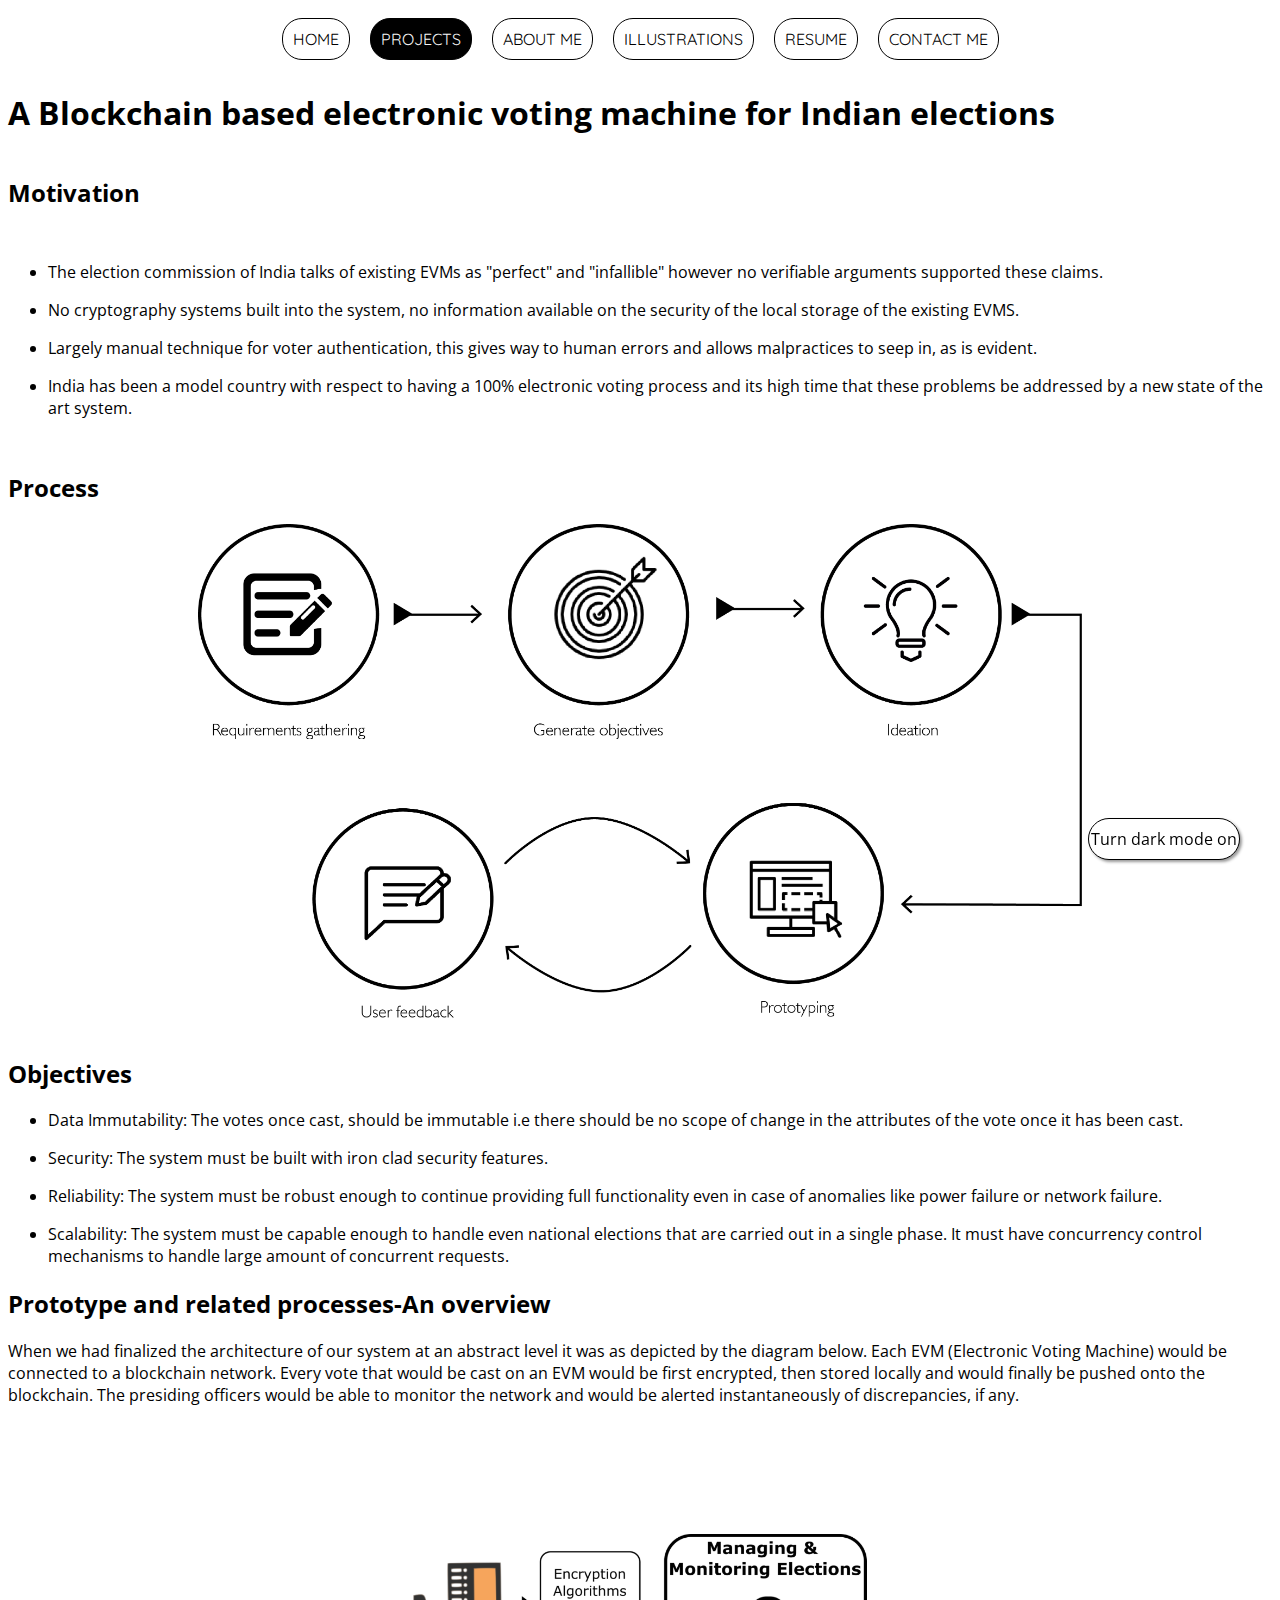
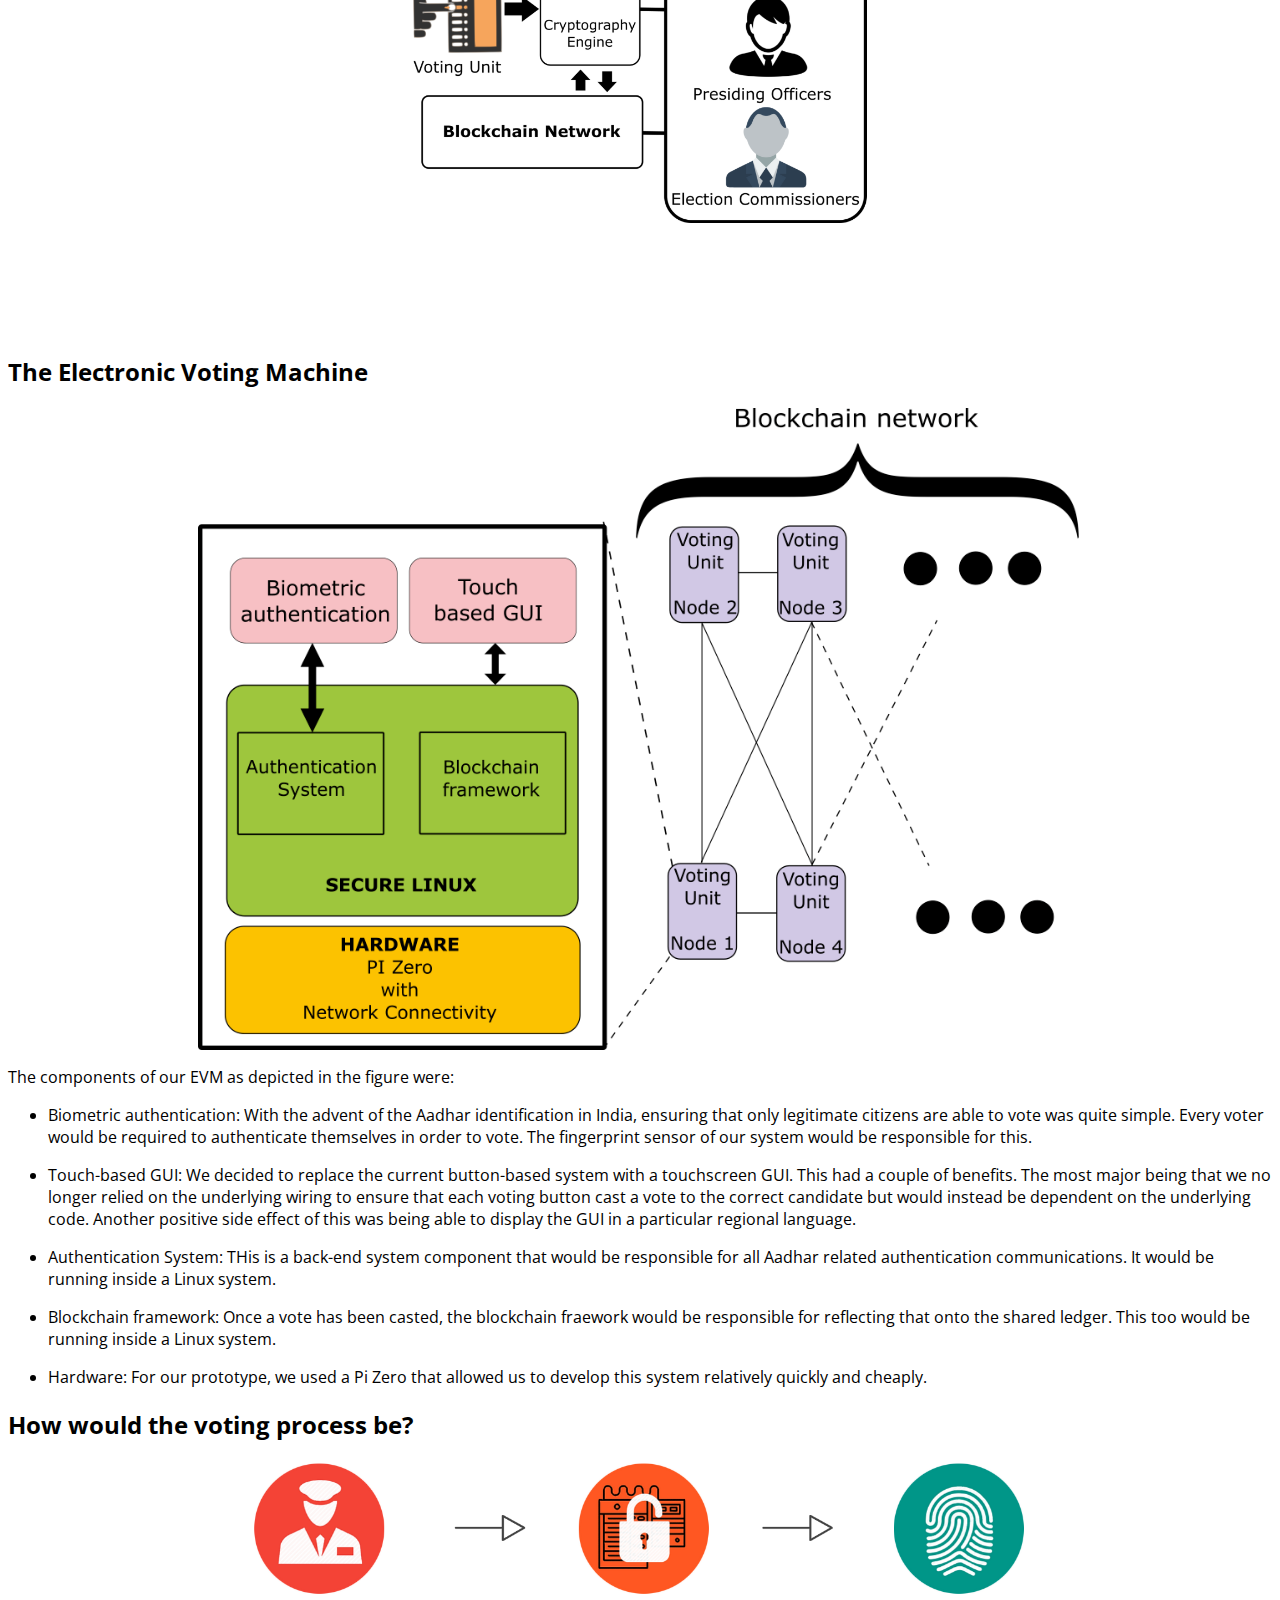
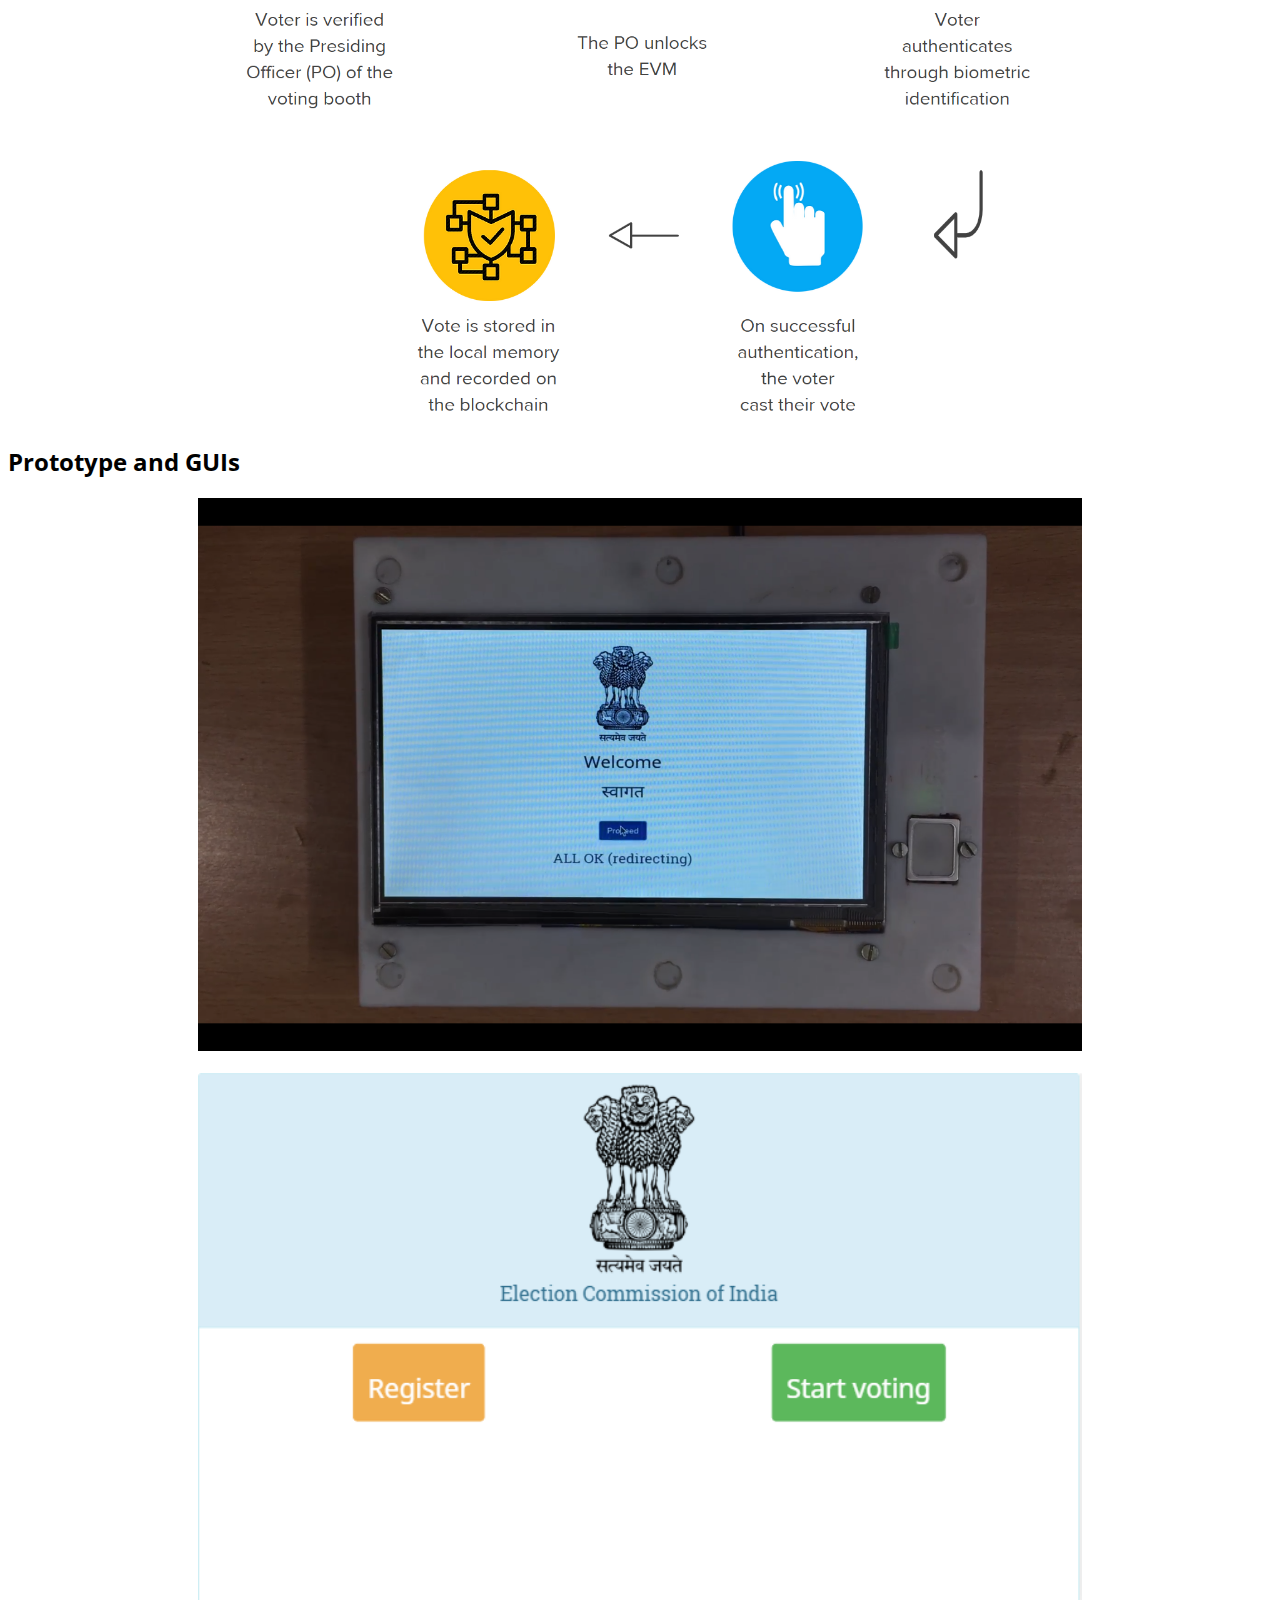
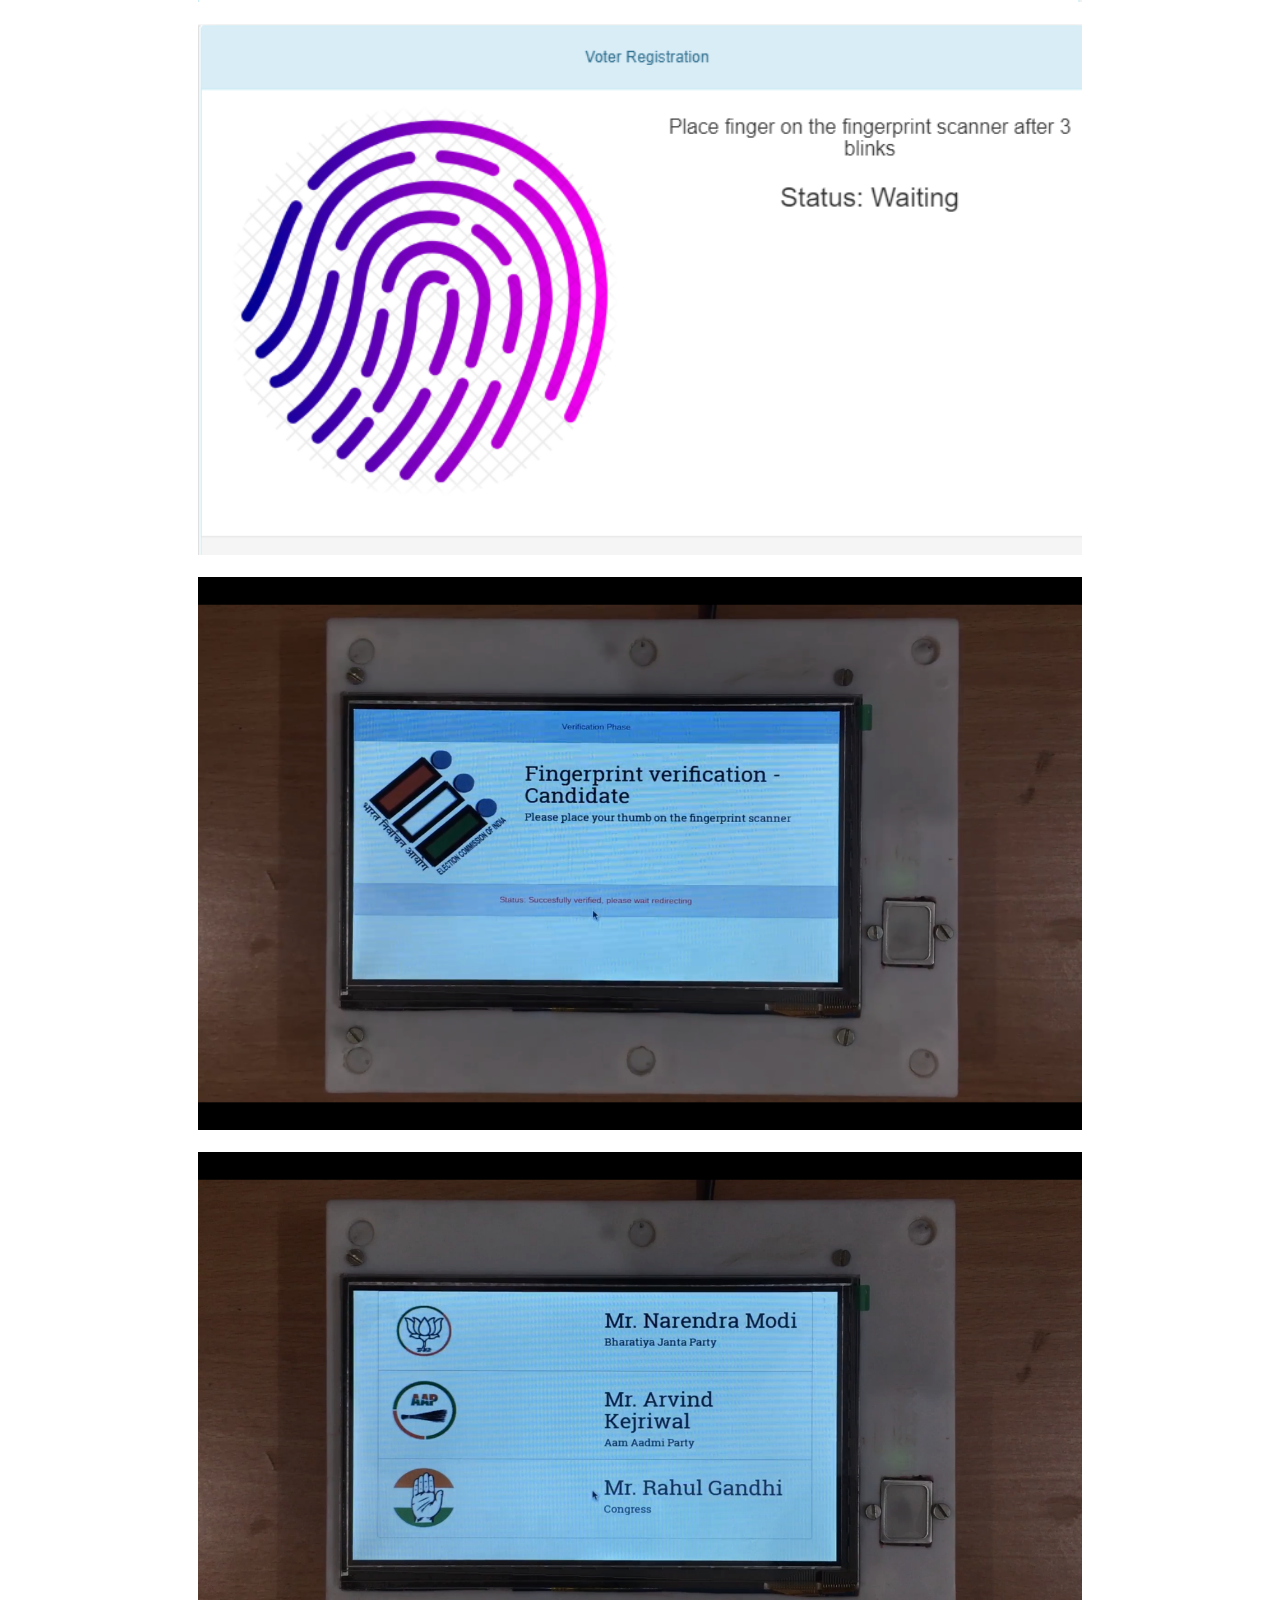
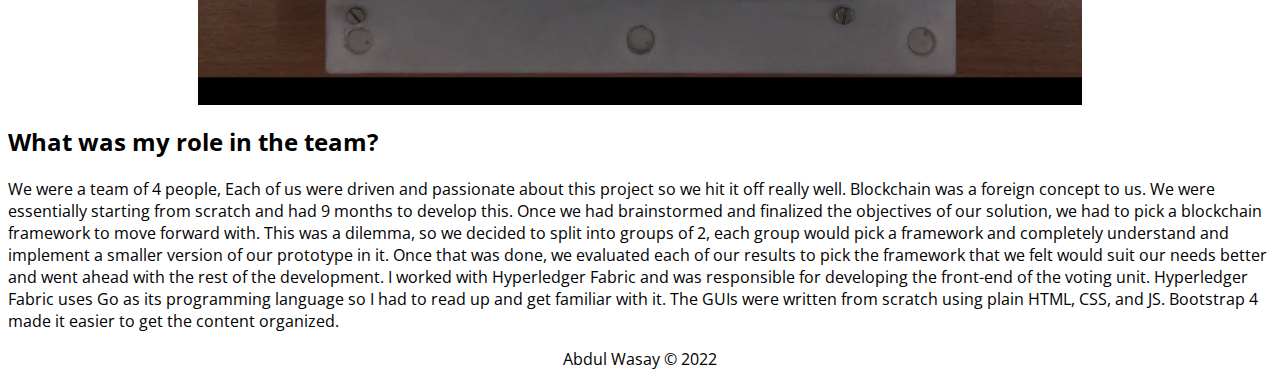
<file: blockchainproject.html>
<!DOCTYPE html>
<html lang="en">
    <head>
        <!-- Global site tag (gtag.js) - Google Analytics -->
        <script async src="https://www.googletagmanager.com/gtag/js?id=G-LJ5F7S8C6L"></script>
        <script>
            window.dataLayer = window.dataLayer || [];
            function gtag(){dataLayer.push(arguments);}
            gtag('js', new Date());

            gtag('config', 'G-LJ5F7S8C6L');
        </script>
        <meta charset="UTF-8">
        <meta name="viewport" content="width=device-width, initial-scale=1.0">
        <link rel="preconnect" href="https://fonts.googleapis.com">
        <link rel="preconnect" href="https://fonts.gstatic.com" crossorigin>
        <link href="https://fonts.googleapis.com/css2?family=Cormorant+Garamond:wght@300&family=Open+Sans:wght@300&family=Quicksand:wght@300&display=swap" rel="stylesheet">
        <link rel="icon" href="images/favicon_main.png">
        <!-- Link to the stylesheet -->
        <link rel="stylesheet" href="css/style.css">
        <title>Abdul Wasay</title>
    </head>

    <body onload="setDarkModeClasses()">
        <header>
            <div id="main-navbar-div">
                <button class="dropdown-btn">Menu</button>
                <nav id="main-navbar">
                    <a href="index.html">Home</a>
                    <a class = "active-nav" href="projectnavigation.html">Projects</a>
                    <a href="aboutme.html">About me</a>
                    <a href="graphicdesign.html">Illustrations</a>
                    <a href="resume.html">Resume</a>
                    <a href="form.html">Contact Me</a>
                </nav>
            </div>
        </header>

        <main>
            <div class="dark-mode-float-button" id = "btn-dark-mode">Turn dark mode off</div>
            <h1>A Blockchain based electronic voting machine for Indian elections</h1>

            <div id="blockchain-project-motivation">
                <h2>Motivation</h2>
                <ul>
                    <li>
                       <p>The election commission of India talks of existing EVMs as "perfect" and "infallible" however no verifiable arguments supported these claims.</p> 
                    </li>
                    <li>
                        <p>No cryptography systems built into the system, no information available on the security of the local storage of the existing EVMS.</p>
                    </li>
                    <li>
                        <p>Largely manual technique for voter authentication, this gives way to human errors and allows malpractices to seep in, as is evident.</p>
                    </li>
                    <li>
                        <p>India has been  a model country with respect to having a 100% electronic voting process and its high time that these problems be addressed by a new state of the art system.</p>
                    </li>
                </ul>
            </div>

            <div>
                <h2>Process</h2>
                <img src="./images/blockchain_project/processBlockchainVotingDevWhiteBg.png" class="project-blockchain-img" alt="A diagram explaining the flow of the project development. First step is the requirements gathering, then comes the generate objectives part, then the ideation stage, then the prototyping stage and finally the user feedback stage">
            </div>

            <div id = "blockchain-project-objectives">
                <h2>Objectives</h2>
                <ul>
                    <li>
                        <p>Data Immutability: The votes once cast, should be immutable i.e there should be no scope of change in the attributes of the vote once it has been cast.</p>
                    </li>
                    <li>
                        <p>Security: The system must be built with iron clad security features.</p>
                    </li>
                    <li>
                        <p>Reliability: The system must be robust enough to continue providing full functionality even in case of anomalies like power failure or network failure.</p>
                    </li>
                    <li>
                        <p>Scalability: The system must be capable enough to handle even national elections that are carried out in a single phase. It must have concurrency control mechanisms to handle large amount of concurrent requests.</p>
                    </li>
                </ul>
            </div>

            <div id="blockchain-project-prototype-overview">
                <h2>Prototype and related processes-An overview</h2>
                <p>When we had finalized the architecture of our system at an abstract level it was as depicted by the diagram below. Each EVM (Electronic Voting Machine) would be connected to a blockchain network. 
                    Every vote that would be cast on an EVM would be first encrypted, then stored locally and would finally be pushed onto the blockchain. 
                    The presiding officers would be able to monitor the network and would be alerted instantaneously of discrepancies, if any.</p>
                    <img src="./images/blockchain_project/userarchitecturewhitebg.png" class="project-blockchain-img" alt="A diagram explaining the user architecture of the project. There are 3 blocks, one block is the blockchain diagram, the second block is the managing and monitoring elections one and the thrid block is the encryption algorithms block which the voting unit interacts with.">
            </div>

            <div>
                <h2>The Electronic Voting Machine</h2>
                <img src="./images/blockchain_project/technicalarchitecture-whitebg.png" class="project-blockchain-img" alt="The technical architecture of the project. The hardware is Pi Zerio with network connectivity. The OS is a secure Linux running an authentication system and a blockchain network. The Linux system interacts with the biometric authentication module and the touch based GUI">
                <p>
                    The components of our EVM as depicted in the figure were:
                </p>
                <ul>
                    <li>
                        <p>Biometric authentication: With the advent of the Aadhar identification in India, ensuring that only legitimate citizens are able to vote was quite simple. Every voter would be required to authenticate themselves in order to vote. The fingerprint sensor of our system would be responsible for this. </p>
                    </li>

                    <li>
                        <p>Touch-based GUI: We decided to replace the current button-based system with a touchscreen GUI. This had a couple of benefits. The most major being that we no longer relied on the underlying wiring to ensure that each voting button cast a vote to the correct candidate but would instead be dependent on the underlying code. Another positive side effect of this was being able to display the GUI in a particular regional language. </p>
                    </li>

                    <li>
                        <p>Authentication System: THis is a back-end system component that would be responsible for all Aadhar related authentication communications. It would be running inside a Linux system.</p>
                    </li>

                    <li>
                        <p>Blockchain framework: Once a vote has been casted, the blockchain fraework would be responsible for reflecting that onto the shared ledger. This too would be running inside a Linux system.</p>
                    </li>
                    <li>
                        <p>Hardware: For our prototype, we used a Pi Zero that allowed us to develop this system relatively quickly and cheaply. </p>
                    </li>

                </ul>
            </div>

            <div>
                <h2>How would the voting process be?</h2>
                <p>
                    <img src="images/blockchain_project/voting_process.PNG" class="project-blockchain-img" alt="A diagram explaining the voting process">
                </p>
            </div>

            <div>
                <h2>Prototype and GUIs</h2>
                <img src="./images/blockchain_project/all_ok_welcome.png" class="project-blockchain-img" alt="Picture of the voting device showing the welcome screen">
                <br>
                <img src="./images/blockchain_project/screen2.png" class="project-blockchain-img" alt="A screen showing 2 buttons: register and start voting">
                <br>
                <img src="./images/blockchain_project/screenRegisterPrint.png" class="project-blockchain-img" alt="A screen showing a prompt asking the user to place their finger on the fingerprint scanner">
                <br>
                <img src="./images/blockchain_project/candidate_verification_done.png" class="project-blockchain-img" alt="A screen showing that the candidate fingerprint verification has completed successfully.">
                <br>
                <img src="./images/blockchain_project/candidate_list.png" class="project-blockchain-img" alt="A screen displaying a list of candidates a voter can vote for">
            </div>

            <div>
                <h2>What was my role in the team?</h2>
                <p>We were a team of 4 people, Each of us were driven and passionate about this project so we hit it off really well.
                    Blockchain was a foreign concept to us. We were essentially starting from scratch and had 9 months to develop this. Once we had brainstormed and finalized the objectives of our solution, we had to pick a blockchain framework to move forward with. This was a dilemma, so we decided to split into groups of 2, each group would pick a framework and completely understand and implement a smaller version of our prototype in it. Once that was done, we evaluated each of our results to pick the framework that we felt would suit our needs better and went ahead with the rest of the development. I worked with Hyperledger Fabric and was responsible for developing the front-end of the voting unit. Hyperledger Fabric uses Go as its programming language so I had to read up and get familiar with it. The GUIs were written from scratch using plain HTML, CSS, and JS. Bootstrap 4 made it easier to get the content organized. </p>
            </div>
        </main>

        <footer class="footer-text">
            <p>Abdul Wasay &copy; 2022</p>
        </footer>
        <script src="./scripts/darkmode.js"></script>
    </body>
</html>
</file>
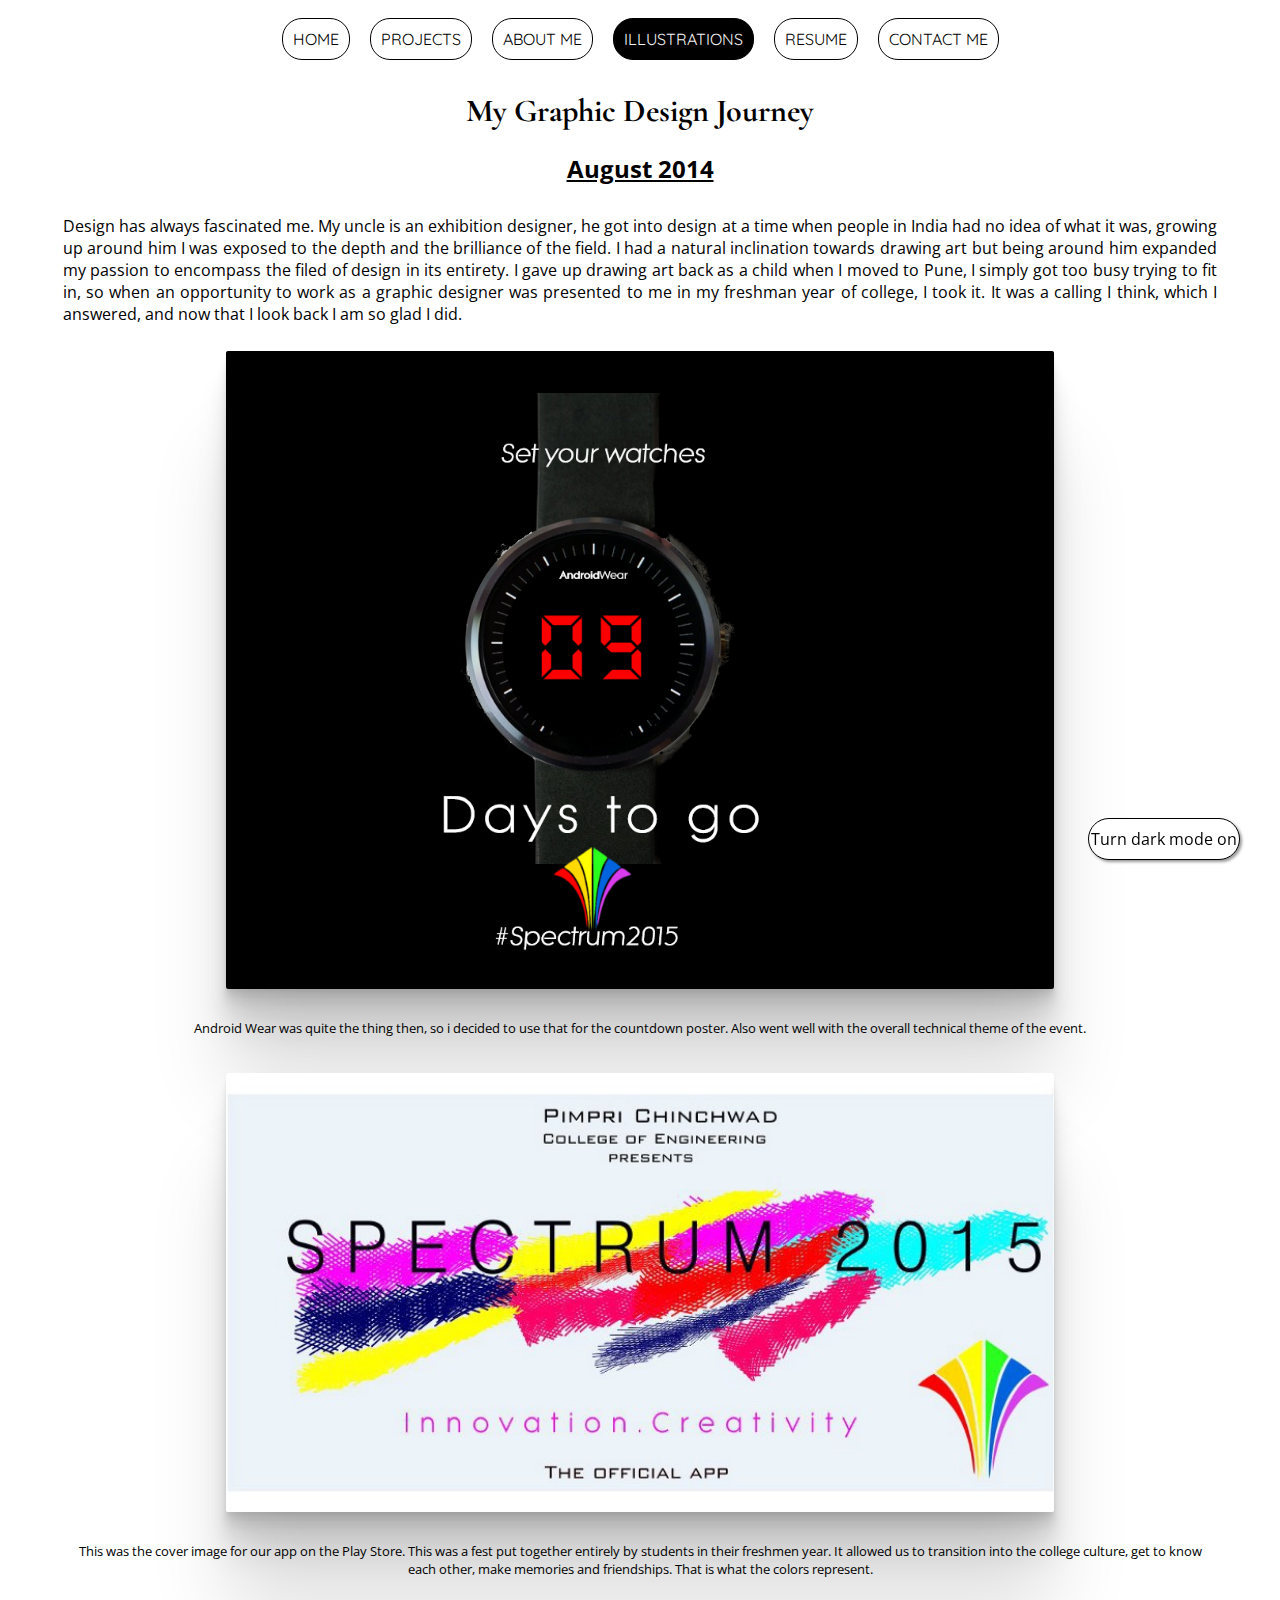
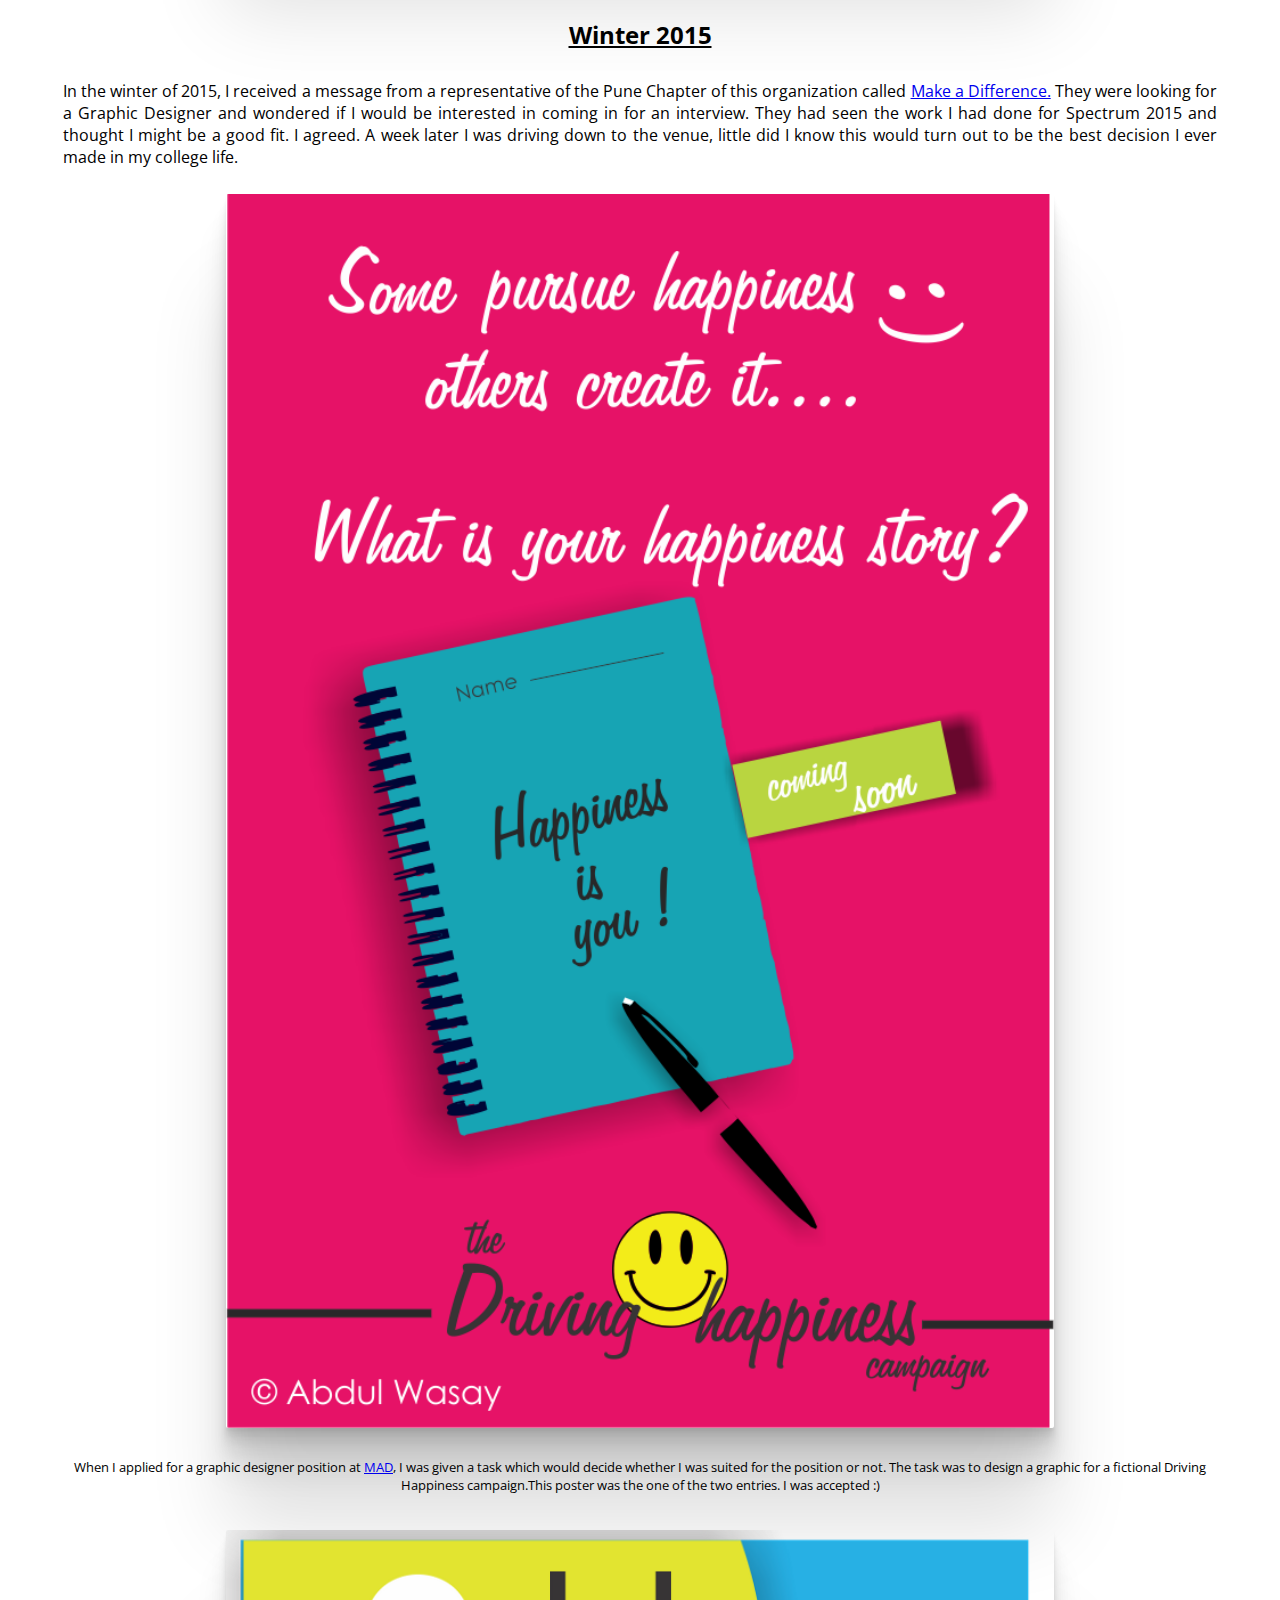
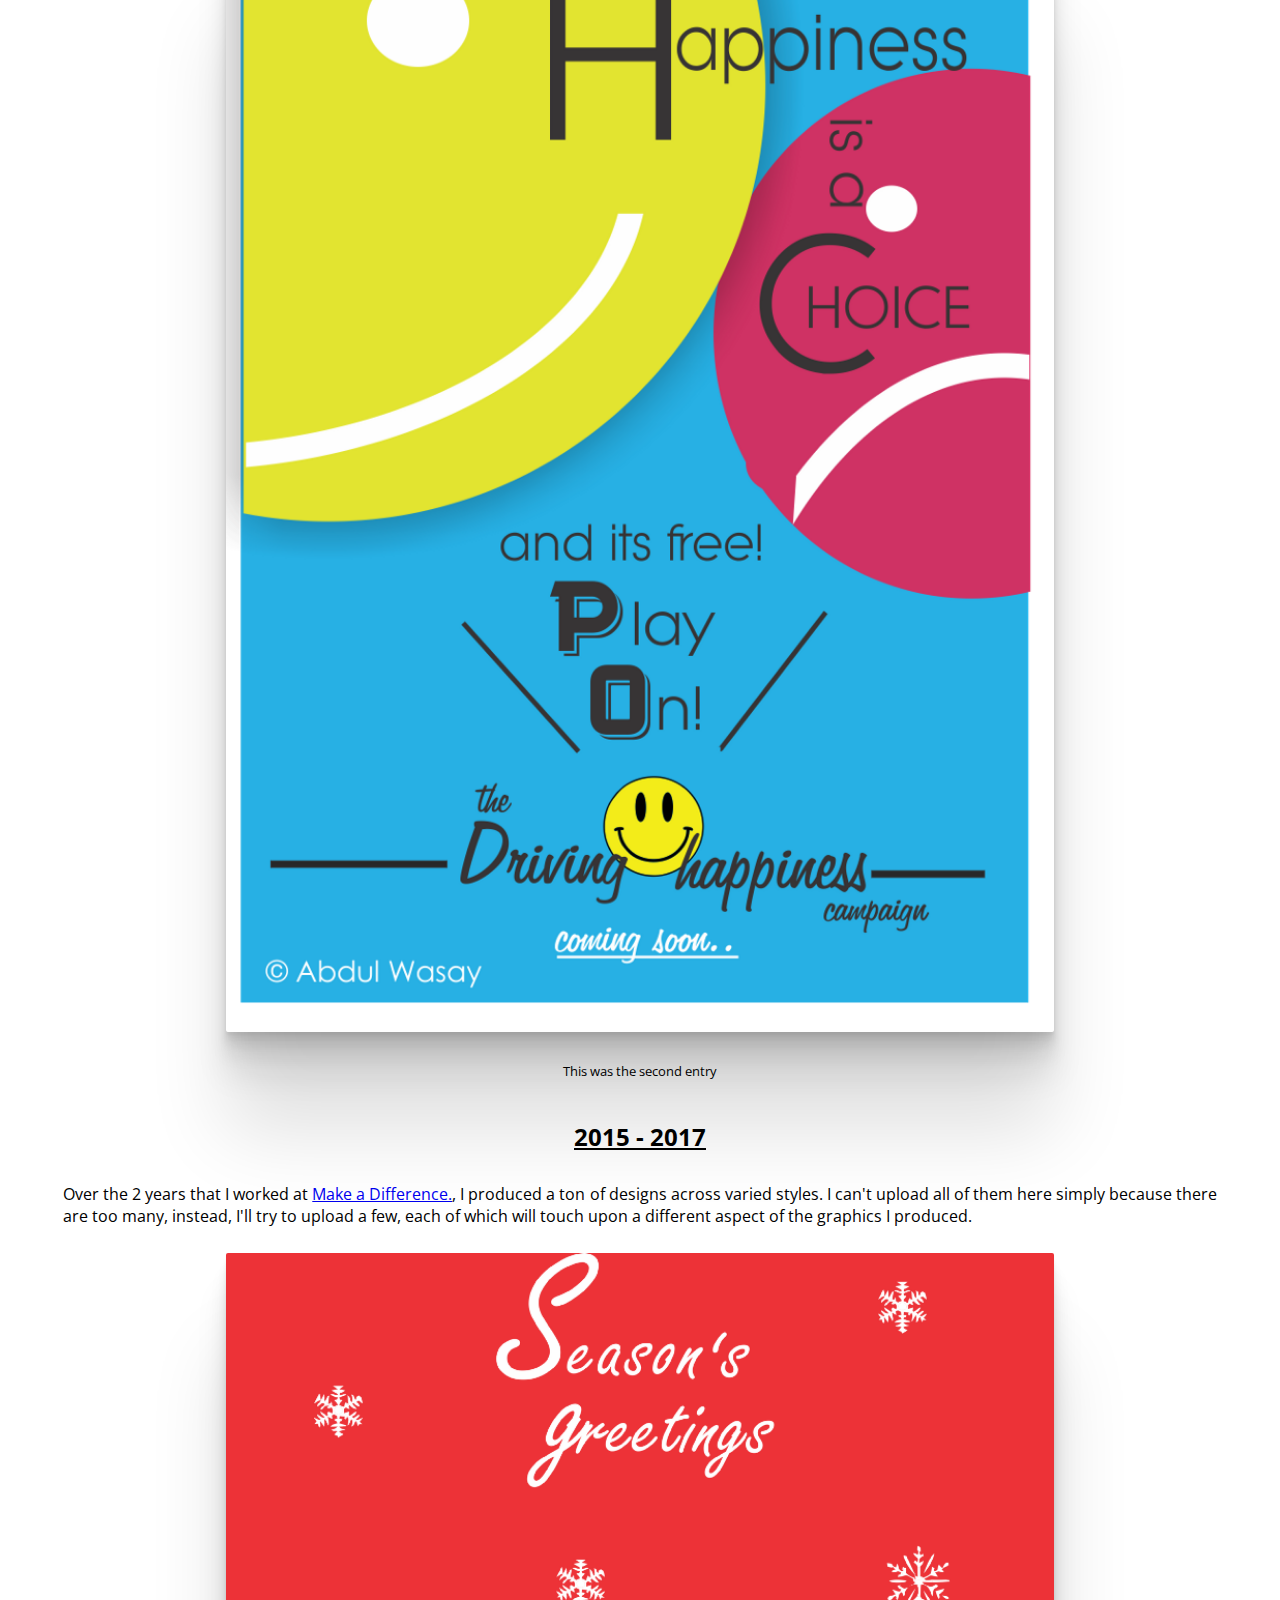
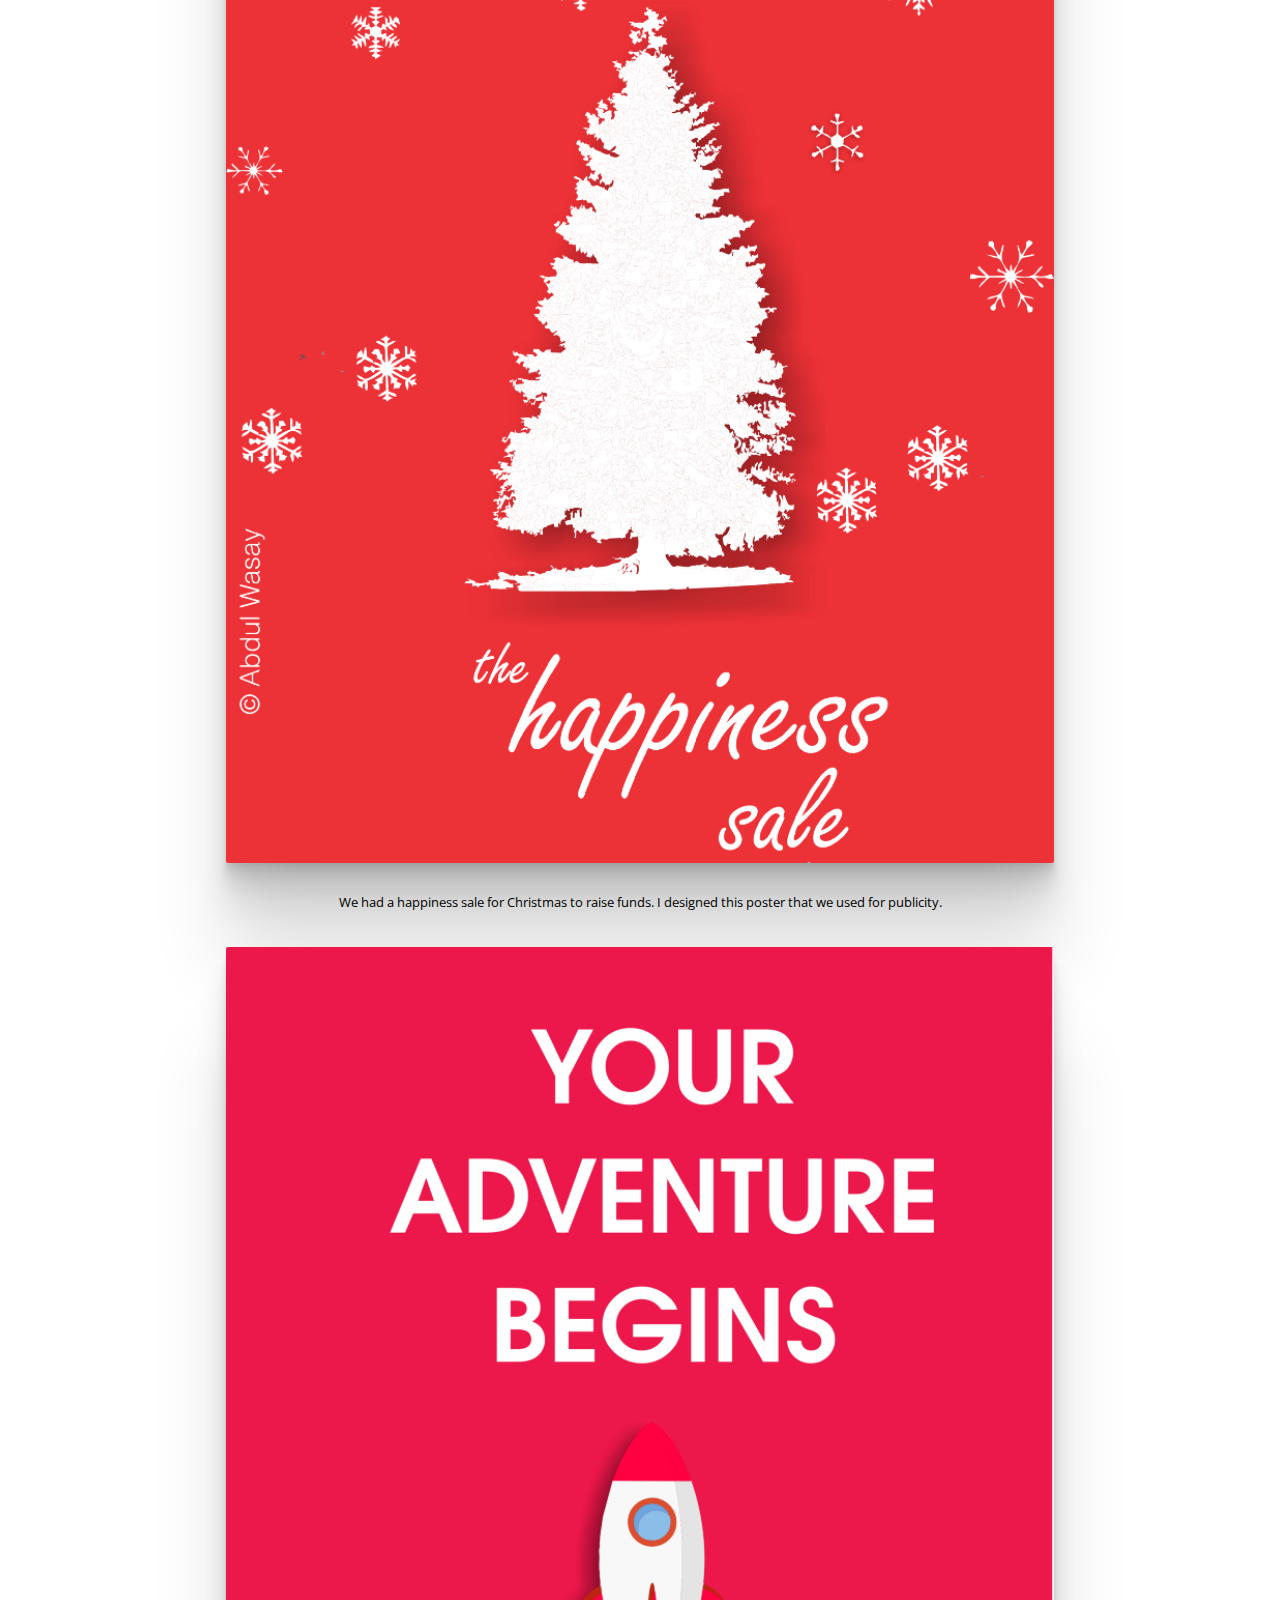
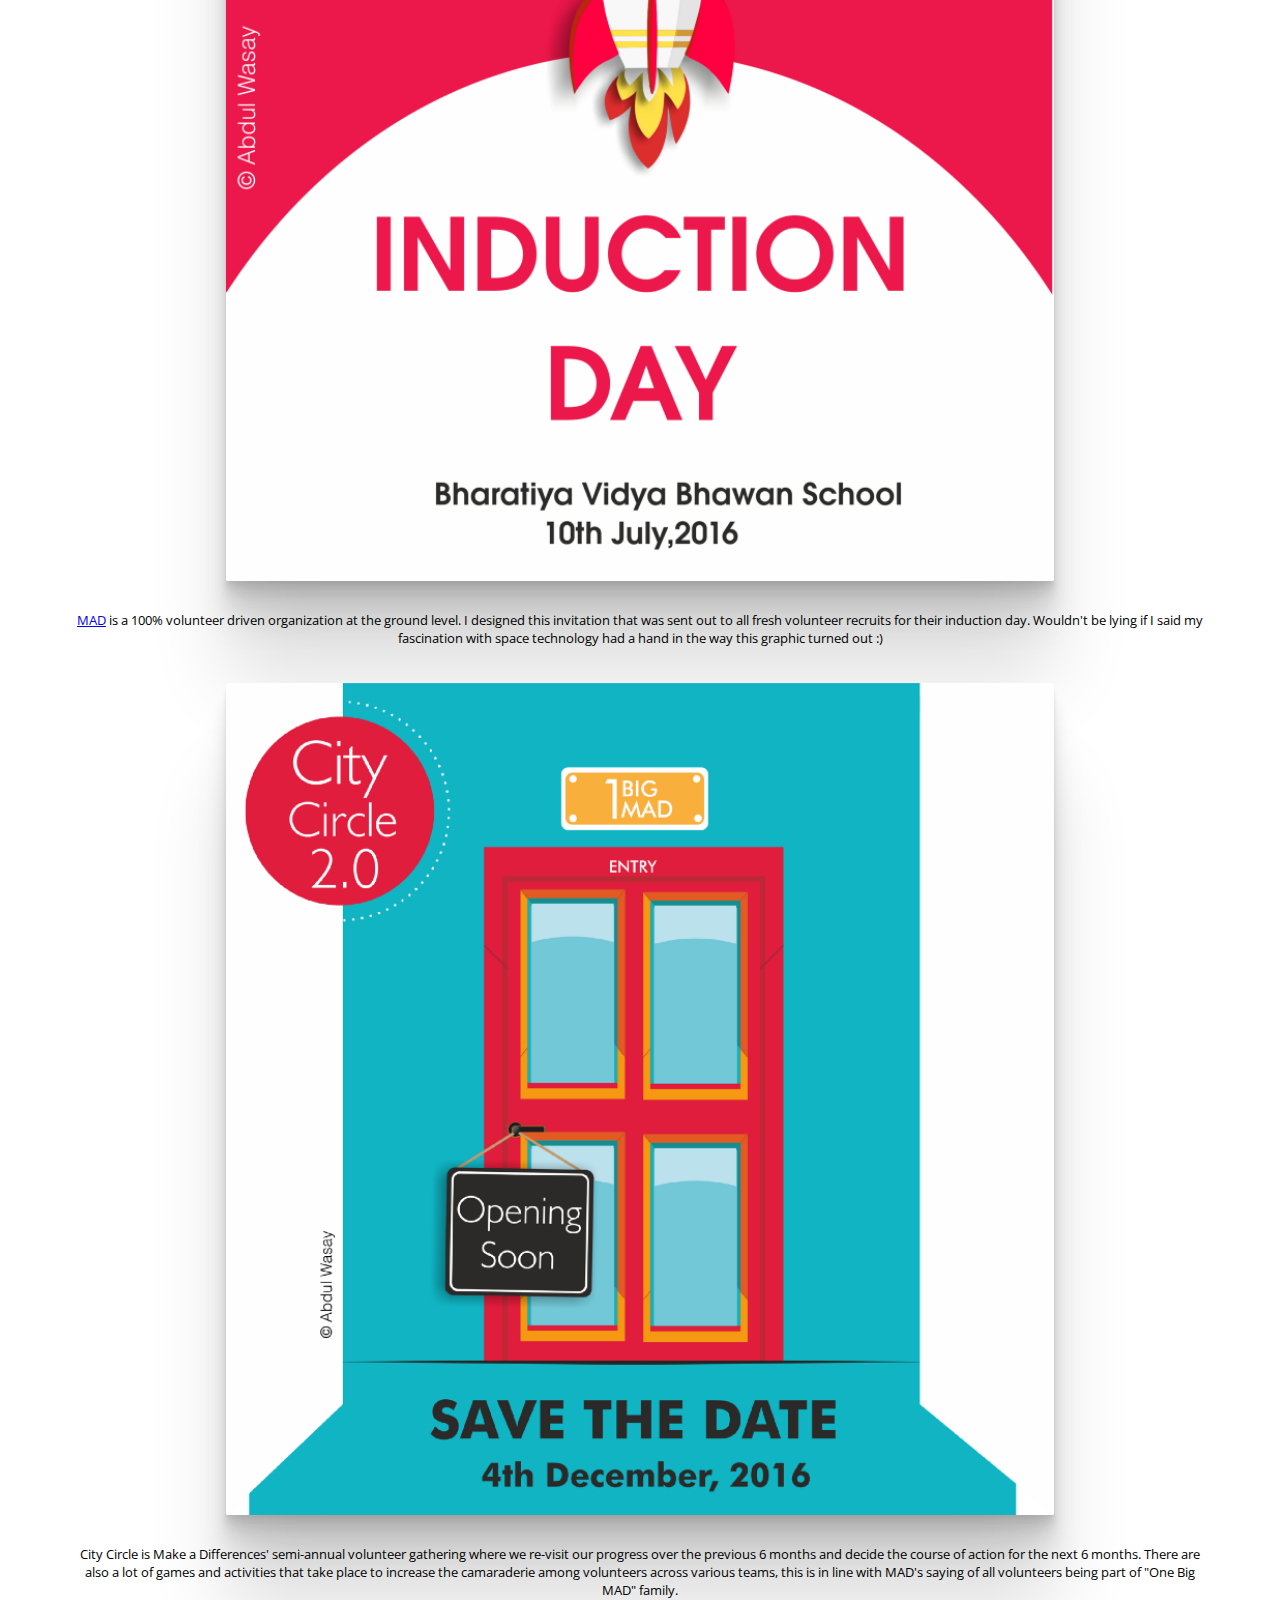
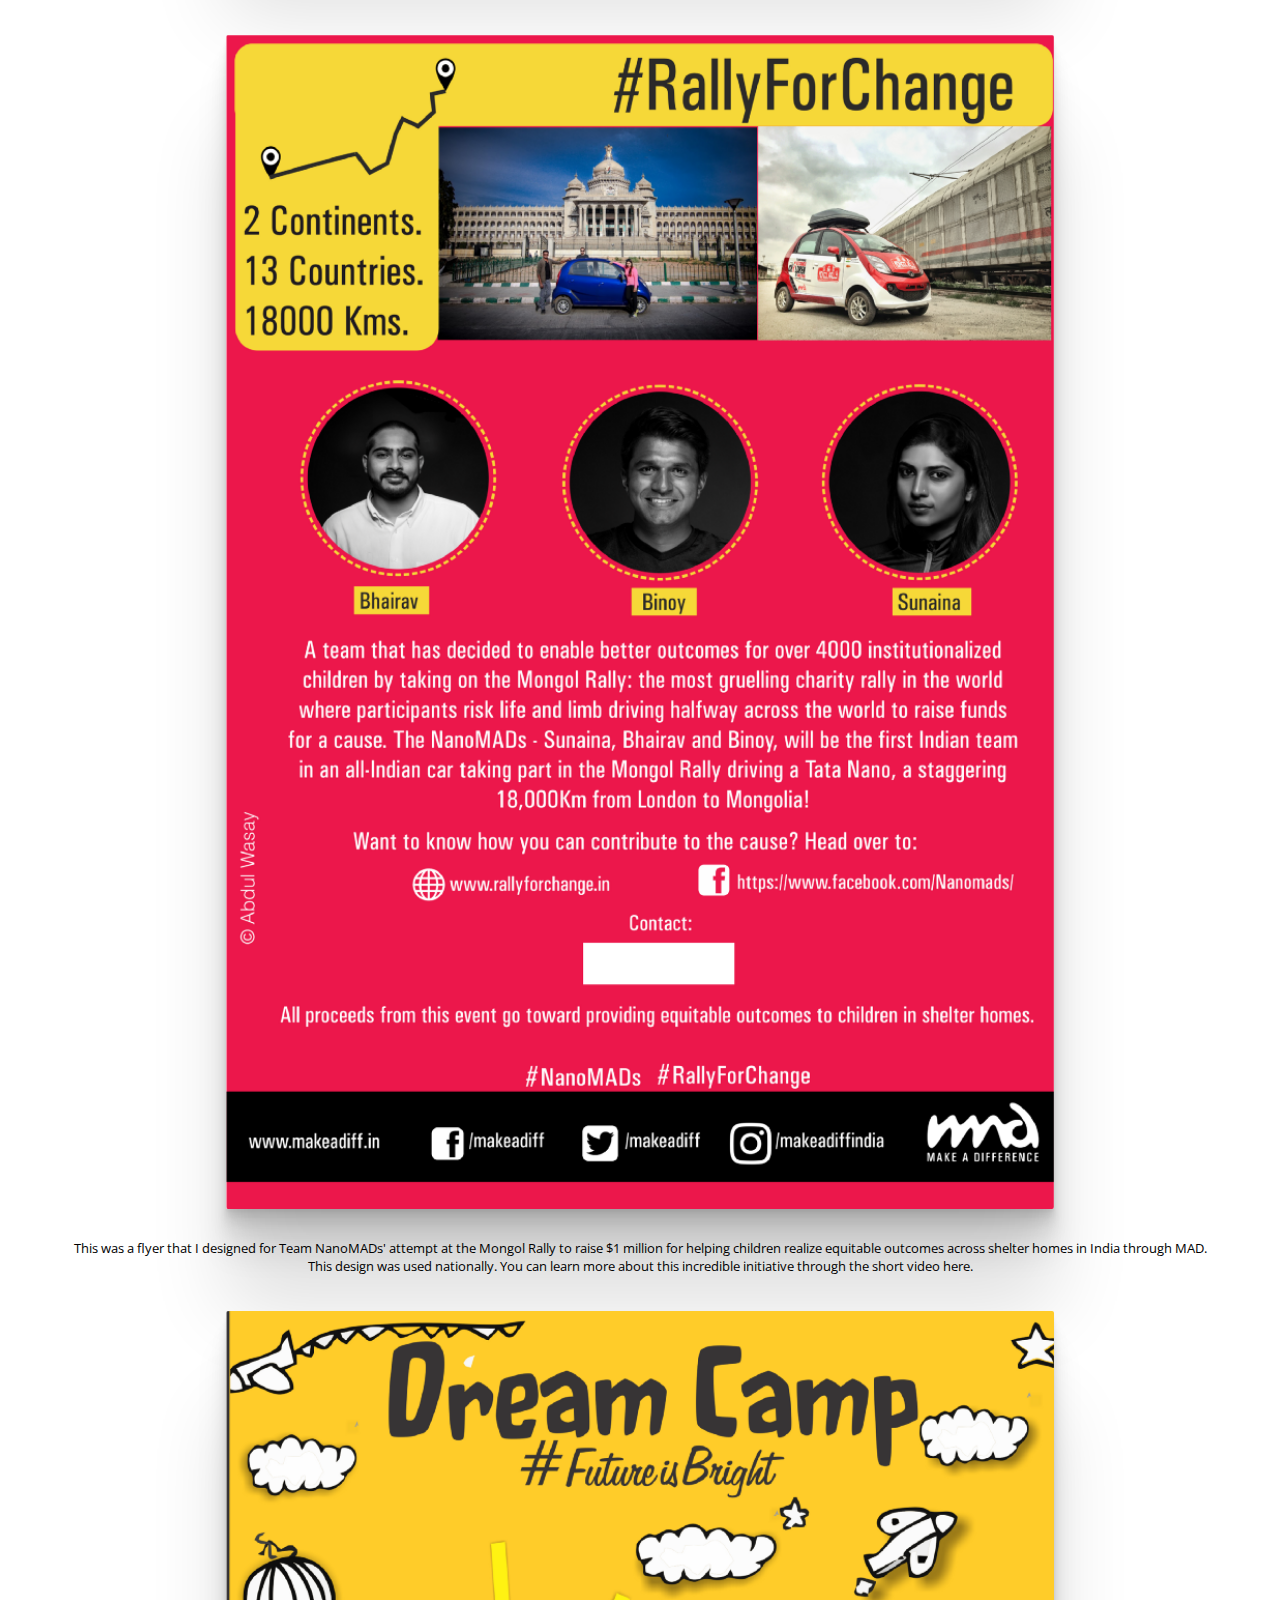
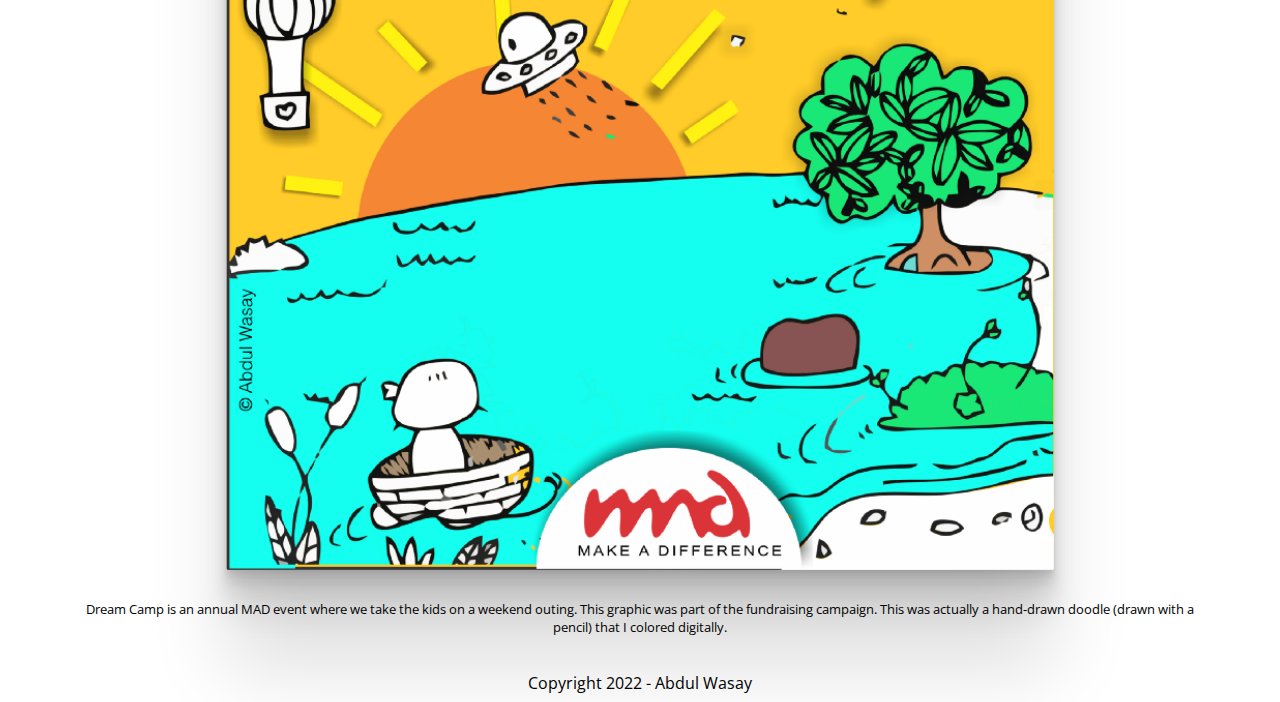
<file: graphicdesign.html>
<!DOCTYPE html>
<!-- This page will contain all the work I have done working as a freelance graphic designer.
    Its just a side hustle that gives me personal satisfaction, I'm not interested in this being my primary occupation).
    Also, I am self-taught so I want to explain my journey through this page, a journey which started in 2014 and has been continuing since then -->
<html lang="en">
    <head>
        <!-- Global site tag (gtag.js) - Google Analytics -->
        <script async src="https://www.googletagmanager.com/gtag/js?id=G-LJ5F7S8C6L"></script>
        <script>
            window.dataLayer = window.dataLayer || [];
            function gtag(){dataLayer.push(arguments);}
            gtag('js', new Date());

            gtag('config', 'G-LJ5F7S8C6L');
        </script>
        <meta charset="UTF-8">
        <meta name="viewport" content="width=device-width, initial-scale=1.0">
        <link rel="preconnect" href="https://fonts.googleapis.com">
        <link rel="preconnect" href="https://fonts.gstatic.com" crossorigin>
        <link href="https://fonts.googleapis.com/css2?family=Cormorant+Garamond:wght@300&family=Open+Sans:wght@300&family=Quicksand:wght@300&display=swap" rel="stylesheet">
        <link rel="icon" href="images/favicon_main.png">
        <!-- Link to the stylesheet -->
        <link rel="stylesheet" href="css/style.css">
        <title>Abdul Wasay | Graphic Design</title>
    </head>

    <body onload="setDarkModeClasses()">
        <header>
            <div id="main-navbar-div">
                <button class="dropdown-btn">Menu</button>
                <nav id="main-navbar">
                    <a href="index.html">Home</a>
                    <a href="projectnavigation.html">Projects</a>
                    <a href="aboutme.html">About me</a>
                    <a class = "active-nav" href="graphicdesign.html">Illustrations</a>
                    <a href="resume.html">Resume</a>
                    <a href="form.html">Contact Me</a>
                </nav>
            </div>
            <h1 class="title">My graphic design journey</h1>
        </header>

        <main>
            <div class="dark-mode-float-button" id = "btn-dark-mode">Dark mode off</div>
            <!-- I want to explain it all as a timeline with accompanying images-->

            <!-- August 2014 -->
            <h2 class="design-timeline-heading">August 2014</h2>
            <p class = "design-timeline-desc">Design has always fascinated me. My uncle is an exhibition designer, he got into design at a time when people in India
                had no idea of what it was, growing up around him I was exposed to the depth and the brilliance of the field. I had a
                natural inclination towards drawing art but being around him expanded my passion to encompass the filed of design in its
                entirety. I gave up drawing art back as a child when I moved to Pune, I simply got too busy trying to fit in, so when an
                opportunity to work as a graphic designer was presented to me in my freshman year of college, I took it. It was a
                calling I think, which I answered, and now that I look back I am so glad I did.
            </p>
            <figure>
                <img src="images/spectrum-countdown.png" class = "illustration-img"
                alt="A picture of a smartwatch running Android Wear OS displaying the digit 9. The text below the watch reads days to go thus the complete poster text reads 9 days to go">
                <figcaption>
                    Android Wear was quite the thing then, so i decided to use that for the countdown poster.
                    Also went well with the overall technical theme of the event.
                </figcaption>
            </figure>

            <figure>
                <img src="images/specturm-app-cover.jpeg" class = "illustration-img"
                alt="Cover picture of multicolored patches of color in the background with text over it that reads SPectrum 2015. The text below this main title reads innovation, creativity">
                <figcaption>
                    This was the cover image for our app on the Play Store. This was a fest put together entirely by students in
            their freshmen year. It allowed us to transition into the college culture, get to know each other, make memories and
            friendships. That is what the colors represent.
                </figcaption>
            </figure>

             <!-- Winter 2015 -->
            <h2 class="design-timeline-heading">Winter 2015</h2>
            <p class = "design-timeline-desc">
                In the winter of 2015, I received a message from a representative of the Pune Chapter of this organization called <a href="https://makeadiff.in/">Make a
                    Difference.</a> They were looking for a Graphic Designer and wondered if I would be interested in coming in for an
            interview. They had seen the work I had done for Spectrum 2015 and thought I might be a good fit. I agreed. A week later
            I was driving down to the venue, little did I know this would turn out to be the best decision I ever made in my college
            life.
            </p>
            <figure>
                <img src="images/task_1.png" class = "illustration-img"
                alt="Picture of a notepad and a pen with the text on it saying Happiness is you. THe other text on the poster reads some pursue happiness ohers create it, what is your happiness story">
                <figcaption>
                    When I applied for a graphic designer position at <a href="https://makeadiff.in/">MAD</a>, I was given a task which would decide whether I was
            suited for the position or not. The task was to design a graphic for a fictional Driving Happiness campaign.This poster
            was the one of the two entries. I was accepted :)
                </figcaption>
            </figure>

            <figure>
                <img src="images/task_2.png" class = "illustration-img"
                alt="A happy and a sad emoji with the text happiness is a choice and its free! Play on!">
                <figcaption>This was the second entry</figcaption>
            </figure>

            <h2 class="design-timeline-heading">2015 - 2017</h2>
            <p class = "design-timeline-desc">
                Over the 2 years that I worked at <a href="https://makeadiff.in/">Make a
                    Difference.</a>, I produced a ton of designs across varied styles. I can't upload all of them here simply because there are too many, instead, I'll try to upload a few, each of which will touch upon a different aspect of the graphics I produced.
            </p>
            <figure>
                <img src="images/christmas.png"  class = "illustration-img" alt="A picture of a christmas tree with a red background. Text on the poster says Season's greetings, the happiness sale">
                <figcaption>We had a happiness sale for Christmas to raise funds. I designed this poster that we used for publicity.</figcaption>
            </figure>  

            <figure>
                <img src="images/induction_day.png" class = "illustration-img" alt="A picture of a rocket taking off with test saying your adventure begins, induction day.">
                <figcaption><a href="https://makeadiff.in/">MAD</a> is a 100% volunteer driven organization at the ground level. I designed this invitation that was sent out to all fresh volunteer recruits for their induction day. Wouldn't be lying if I said my fascination with space technology had a hand in the way this graphic turned out :)</figcaption>
            </figure>
            
            <figure>
                <img src="images/cc2_0.png" class = "illustration-img" alt="A picture of closed door with a sign saying opening soon. The text on the poster reads save the date 4th December 2016, City Circle 2.0">
                <figcaption>City Circle is Make a Differences' semi-annual volunteer gathering where we re-visit our progress over the previous 6 months and decide the course of action for the next 6 months. There are also a lot of  games and activities that take place to increase the camaraderie among volunteers across various teams, this is in line with MAD's saying of all volunteers being part of "One Big MAD" family.</figcaption>
            </figure>

            <figure>
                <img src="images/rally_for_change.png" class = "illustration-img"
                alt="A picture of a flyer talking about a team taking part in the Mongol Driving Rally called Rally for Change to support equitable outcomes for children in shelter homes across India">
                <figcaption>This was a flyer that I designed for Team NanoMADs' attempt at the Mongol Rally to raise $1 million for helping children realize equitable outcomes across shelter homes in India through MAD. This design was used nationally. You can learn more about this incredible initiative through the short video here. </figcaption>
            </figure>

            <figure>
                <img src="images/doodle.png" class = "illustration-img"
                alt="A doodle of a spaceship flying over a pond and in the background is the sunrise which illuminates the sky in a shade of orange">
                <figcaption>Dream Camp is an annual MAD event where we take the kids on a weekend outing. This graphic was part of the fundraising campaign. This was actually a hand-drawn doodle (drawn with a pencil) that I colored digitally. </figcaption>
            </figure>
        </main>

        <footer class="footer-text">
            Copyright 2022 - Abdul Wasay
        </footer>
        <script src="./scripts/darkmode.js"></script>
    </body>
    
  
   </html>
</file>
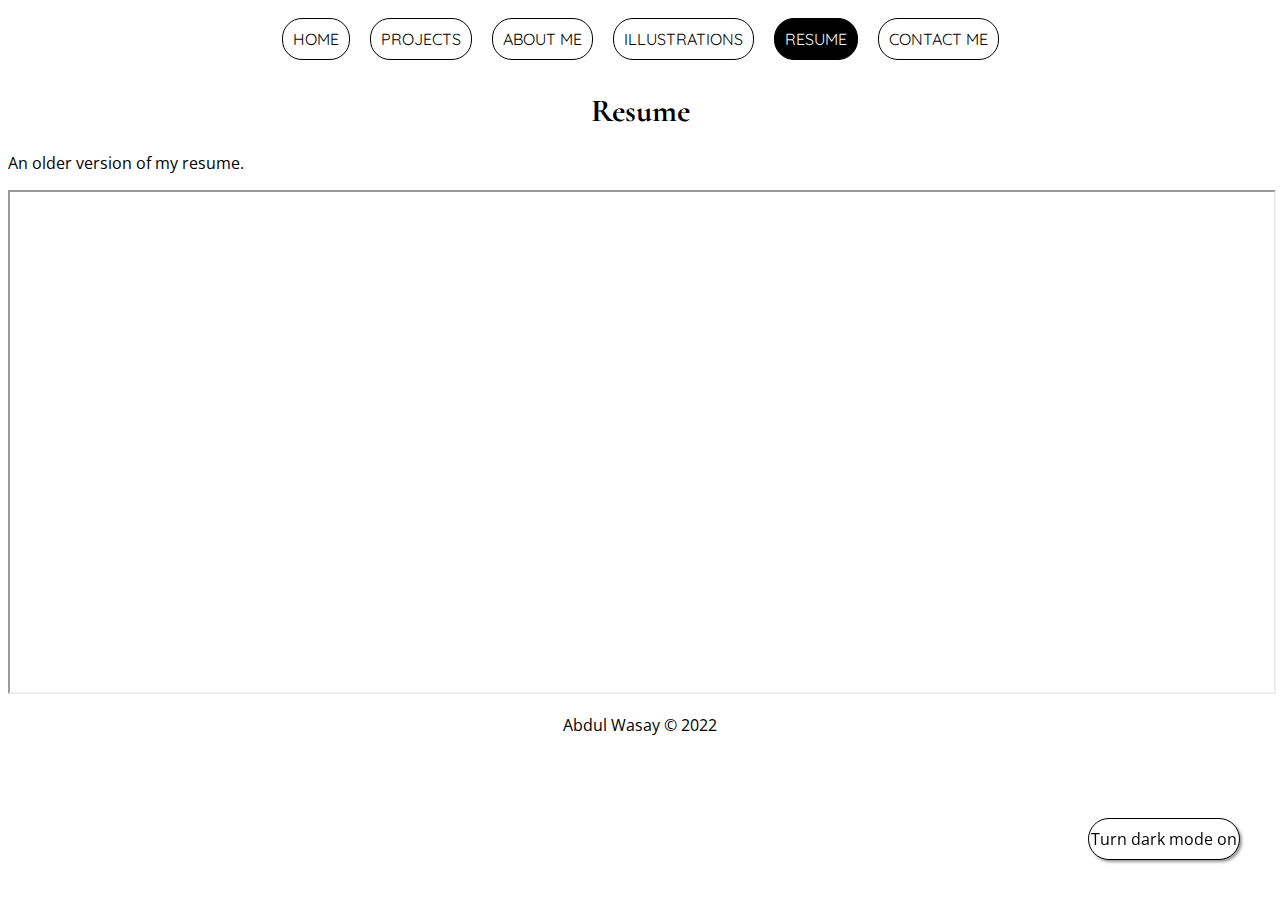
<file: resume.html>
<!DOCTYPE html>
<!-- This page will contain my resume -->
<html lang="en">

   <head>
        <!-- Global site tag (gtag.js) - Google Analytics -->
        <script async src="https://www.googletagmanager.com/gtag/js?id=G-LJ5F7S8C6L"></script>
        <script>
            window.dataLayer = window.dataLayer || [];
            function gtag(){dataLayer.push(arguments);}
            gtag('js', new Date());
            gtag('config', 'G-LJ5F7S8C6L');
        </script>
        <meta charset="UTF-8">
        <meta name="viewport" content="width=device-width, initial-scale=1.0">
        <link rel="preconnect" href="https://fonts.googleapis.com">
        <link rel="preconnect" href="https://fonts.gstatic.com" crossorigin>
        <link href="https://fonts.googleapis.com/css2?family=Cormorant+Garamond:wght@300&family=Open+Sans:wght@300&family=Quicksand:wght@300&display=swap" rel="stylesheet">
        <link rel="icon" href="images/favicon_main.png">
        <!-- Link to the stylesheet -->
        <link rel="stylesheet" href="css/style.css">
        <title>Abdul Wasay</title>
    </head>

    <body onload="setDarkModeClasses()">
        <header>
            <div id="main-navbar-div">
                <button class="dropdown-btn">Menu</button>
                <nav id="main-navbar">
                    <a href="index.html">Home</a>
                    <a href="projectnavigation.html">Projects</a>
                    <a href="aboutme.html">About me</a>
                    <a href="graphicdesign.html">Illustrations</a>
                    <a class = "active-nav" href="resume.html">Resume</a>
                    <a href="form.html">Contact Me</a>
                </nav>
            </div>
            <h1 id="main-h1" class = "title">Resume</h1>
        </header>

        <main>
            <div class="dark-mode-float-button" id = "btn-dark-mode">Dark mode off</div>
            <p>An older version of my resume.</p>
        </main>
        <iframe src="./files/Abdul_Wasay_Resume.pdf" width="100%" height="500px">
        </iframe>
        <footer class="footer-text">
            <p>Abdul Wasay &copy; 2022</p>
        </footer>
        <script src="./scripts/darkmode.js"></script>
    </body>
</html>
</file>
<file: css/style.css>
main {
    font-family: 'Open Sans', sans-serif;
}

#main-h1 {
    font-family: 'Cormorant Garamond', serif;
}

.title {
    text-align: center;
    text-transform: capitalize;
}

.dropdown-btn {
    display: none;
}

#main-navbar-div {
    font-family: 'Quicksand', sans-serif;
    display: flex;
    justify-content: center;
    text-align: center;
    flex-direction: column;
    flex-wrap: wrap;
}

#main-navbar {
    display: flex;
    justify-content: center;
    text-align: center;
    flex-wrap: wrap;
}

@media screen and (max-width: 750px) {
    #main-img,  #main-img:hover, #intro-section a{
        display: none;
    }

    #main-intro-div {
        text-align: center;
    }

    header {
        text-align: center;
    }

    .dropdown-btn {
        display: block;
        text-transform: uppercase;
        border-radius: 20px;
        border: 2px solid white;
        padding: 5px;
        margin: 5px;
        align-items: center;
    }

    #main-navbar-div {
        position: relative;
        display: flex;
        flex-direction: row;
        flex-wrap: wrap;
        justify-content: center;
    }

    #main-navbar {
        display: none;
        position: absolute;
        z-index: 1;
    }

    #main-navbar a{
        display: block;
    }

    #main-navbar-div:hover {
        display: flex;
        position: relative;
        flex-direction: column !important;
        background-color: whitesmoke;
    }

    #main-navbar-div:hover #main-navbar{
        display: flex;
        position: relative;
        flex-direction: column;
        background-color: whitesmoke;
    }

    .goals-title {
        text-align: center !important;
    }
}

#main-navbar-div a, button {
    margin: 10px;
    padding: 10px;
    border-radius: 20px;
    border: 1px solid black;
    align-items: center;
}

#main-navbar-div a:hover, button:hover{
    background-color: black;
    color: whitesmoke;
}

#main-navbar-div a{
    text-decoration: none;
    text-transform: uppercase;
    color: black;
}

#main-navbar-div ul li:hover a{
    color: whitesmoke;
}

.main-intro-goal-title {
    font-size: x-large;
    font-style: italic;
    text-decoration: underline;
}

#intro-section {
    display: grid;
    grid-template-columns: 3;    
}

#intro-section a {
    grid-column: 1 / span 1;
    justify-self: right;
    align-self: center;
}

#main-img {
    grid-column: 1 / span 1;
    justify-self: center;
    justify-content: center;
    align-self: center;
    width: 60%;
    display: block;
    padding: 5px;
    animation: imgmove;
    animation-duration: 4s;
}

@keyframes imgmove {
    from {
        opacity: 0%;
    }

    to {
        opacity: 100%;
    }
}

@media (prefers-reduced-motion: reduce) {
    #main-img {
        animation: none;
    }

    #main-img:hover {
        width: 60%  !important;
    }

    #about-me-img {
        animation: none !important;
    }
}

#main-img:hover {
    width: 70%;
}

#main-intro-div {
    grid-column: 2 /  span 2;
}

.active-nav {
    background-color: black;
    color: whitesmoke !important;
}

.main-intro-text {
    margin-left: 30px;
    margin-right: 30px;

}

.goals-explanation {
    margin-bottom: 55px;
}

.title {
    font-family: 'Cormorant Garamond', serif;
}

.goals-title {
    padding-left: 10px;
    text-align: left;
    font-size: x-large;
    font-family: 'Cormorant Garamond', serif;
}

.goals-title:nth-child(2) {
    background-color: #1976D2;
}
.goals-title:nth-child(4) {
    background-color: #388E3C;
}
.goals-title:nth-child(6) {
    background-color: #F57C00;
}


.illustration-img {
    width:70%;
    display: block;
    margin-left: auto;
    margin-right: auto;
    border-radius: 2px;
    /* box-shadow: 5px 5px whitesmoke; */
    /* Credits: https://css-tricks.com/make-a-smooth-shadow-friend/ */
    box-shadow:
    0 2.8px 2.2px rgba(0, 0, 0, 0.034),
    0 6.7px 5.3px rgba(0, 0, 0, 0.048),
    0 12.5px 10px rgba(0, 0, 0, 0.06),
    0 22.3px 17.9px rgba(0, 0, 0, 0.072),
    0 41.8px 33.4px rgba(0, 0, 0, 0.086),
    0 100px 80px rgba(0, 0, 0, 0.12)
}

.illustration-img:hover {
    width:75%;
    display: block;
    margin-left: auto;
    margin-right: auto;
}

.design-timeline-heading {
    text-align: center;
    text-transform: capitalize;
    text-decoration: underline;
}

.design-timeline-desc {
    margin-left: 45px;
    margin-right: 45px;
    padding: 10px;
    text-align: justify;
}

#about-me-img {
    display: flex;
    margin-left: auto;
    margin-right: auto;
    width: 30%;
    padding: 5px;
    border-radius: 5px black;
    margin-top: 35px;
    margin-bottom: 35px;
    /* Credits: https://css-tricks.com/make-a-smooth-shadow-friend/ */
    box-shadow:
    0 2.8px 2.2px rgba(0, 0, 0, 0.034),
    0 6.7px 5.3px rgba(0, 0, 0, 0.048),
    0 12.5px 10px rgba(0, 0, 0, 0.06),
    0 22.3px 17.9px rgba(0, 0, 0, 0.072),
    0 41.8px 33.4px rgba(0, 0, 0, 0.086),
    0 100px 80px rgba(0, 0, 0, 0.12);
    animation: imgmove 4s;
}

.about-me-desc {
    margin-left: 45px;
    margin-right: 45px;
    padding: 10px;
    text-align: justify;
}

#blockchain-project-motivation {
    display: flex;
    flex-direction: column;
}

.project-blockchain-img {
    display: flex;
    margin-left: auto;
    margin-right: auto;
    width: 70%;
}

.footer-text{
    text-align: center;
}

figcaption {
    padding: 20px;
    margin-top: 10px;
    margin-bottom: 15px;
    text-align: center;
    text-decoration: wavy;
    font-size: small;
}

.footer-text {
    font-family: 'Open Sans', sans-serif;
}

form {
    text-align: center;
    font-family: 'Open Sans', sans-serif;
}

button {
    font-family: 'Open Sans', sans-serif;
}

.form-body {
    background-image: url('/images/bg-img.jpg');
}

/* Dark mode enhancements follow */
.dark-mode-float-button {
    display: flex;
    position:fixed;
	width:150px;
	height:40px;
	bottom:40px;
	right:40px;
	background-color:white;
	color:black;
	border-radius:25px;
	text-align:center;
    justify-content: center;
    align-items: center;
	box-shadow: 2px 2px 3px #999;
    border: 1px solid black;
    cursor: pointer;
}

.dark-mode-float-button:hover {
    background-color: black;
    color: whitesmoke;
}


@media (prefers-color-scheme: dark) {
    body {
        background-color: #181818;
        background-image: none !important;
        color: white;
    }

    #main-navbar-div a {
        background-color: #121212;
        border: 2px solid gray;
        color: white;
    }

    #main-navbar-div a:hover, button:hover{
        background-color: #A9A9A9 !important; 
        color: white !important;
    }

    .active-nav {
        background-color: #A9A9A9 !important;
    }
}

/* For dark mode button */
.body-dark-scheme {
    background-color: #181818;
        background-image: none !important;
        color: white;
}

.navbar-dark-scheme {
    background-color: #121212;
    border: 2px solid gray;
    color: white !important;
} 

.hover-dark-scheme {
    background-color: #A9A9A9 !important; 
    color: white !important;
}

.active-nav-dark-scheme {
    background-color: #A9A9A9 !important;
}

.hyperlinked-dark-scheme {
    color: white;
}
</file>
